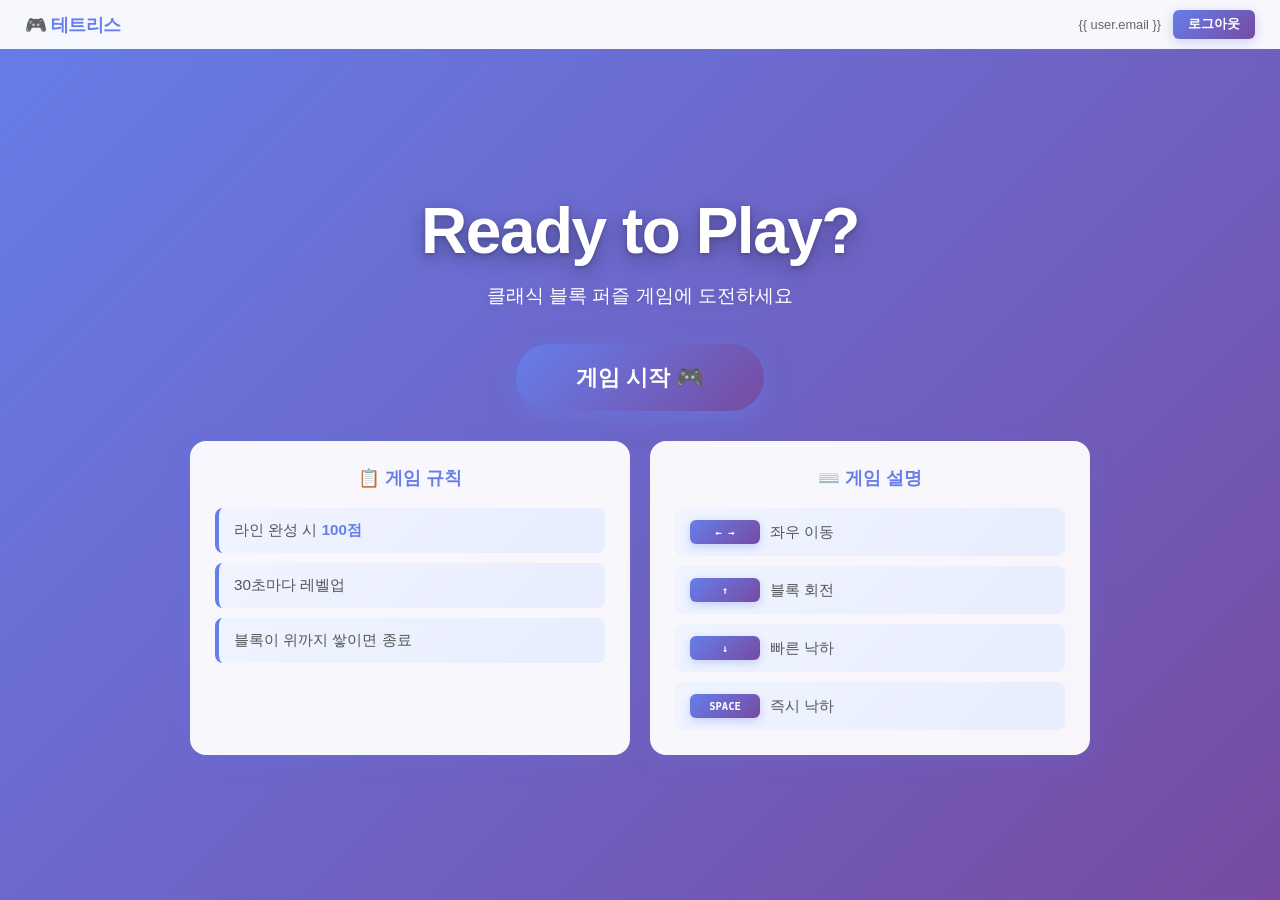
<file: templates/index.html>
<!DOCTYPE html>
<html lang="ko">
<head>
    <meta charset="UTF-8">
    <meta name="viewport" content="width=device-width, initial-scale=1.0">
    <title>테트리스 - 홈</title>
    <link rel="stylesheet" href="/static/landing.css">
</head>
<body>
    <div class="home-page">
        <!-- 헤더 -->
        <header class="top-bar">
            <div class="logo">🎮 테트리스</div>
            <div class="user-actions">
                <span class="user-email">{{ user.email }}</span>
                <button id="logoutBtnHome" class="logout-btn">로그아웃</button>
            </div>
        </header>

        <!-- 메인 컨텐츠 -->
        <main class="home-content">
            <!-- 게임 시작 -->
            <section class="hero-section">
                <h1 class="hero-title">Ready to Play?</h1>
                <p class="hero-subtitle">클래식 블록 퍼즐 게임에 도전하세요</p>
                <button id="playButton" class="play-btn">게임 시작 🎮</button>
            </section>

            <!-- 정보 영역 -->
            <div class="info-grid">
                <!-- 게임 규칙 -->
                <div class="info-card">
                    <h3>📋 게임 규칙</h3>
                    <ul class="rules-list">
                        <li>라인 완성 시 <strong>100점</strong></li>
                        <li>30초마다 레벨업</li>
                        <li>블록이 위까지 쌓이면 종료</li>
                    </ul>
                </div>

                <!-- 조작법 -->
                <div class="info-card">
                    <h3>⌨️ 게임 설명</h3>
                    <div class="controls-list">
                        <div class="control"><kbd>← →</kbd> 좌우 이동</div>
                        <div class="control"><kbd>↑</kbd> 블록 회전</div>
                        <div class="control"><kbd>↓</kbd> 빠른 낙하</div>
                        <div class="control"><kbd>SPACE</kbd> 즉시 낙하</div>
                    </div>
                </div>
            </div>
        </main>
    </div>

    <script>
        document.getElementById('logoutBtnHome').addEventListener('click', async () => {
            try {
                await fetch('/api/auth/logout', { method: 'POST' });
                window.location.href = '/';
            } catch (error) {
                console.error('로그아웃 오류:', error);
            }
        });

        document.getElementById('playButton').addEventListener('click', () => {
            window.location.href = '/game';
        });
    </script>
</body>
</html>
</file>
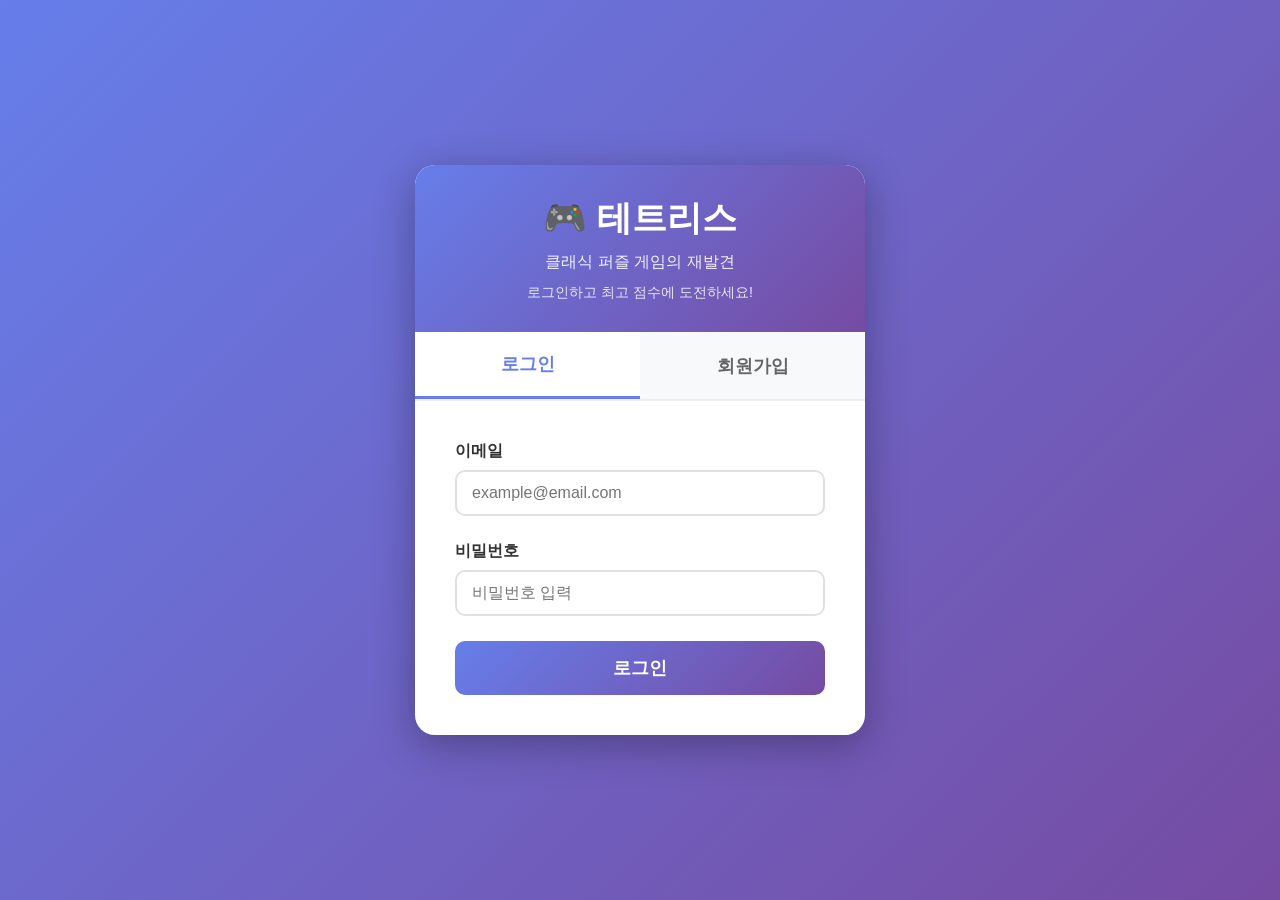
<file: templates/auth.html>
<!DOCTYPE html>
<html lang="ko">
<head>
    <meta charset="UTF-8">
    <meta name="viewport" content="width=device-width, initial-scale=1.0">
    <title>테트리스 - 로그인/회원가입</title>
    <style>
        * {
            margin: 0;
            padding: 0;
            box-sizing: border-box;
        }

        body {
            font-family: 'Segoe UI', Tahoma, Geneva, Verdana, sans-serif;
            background: linear-gradient(135deg, #667eea 0%, #764ba2 100%);
            display: flex;
            justify-content: center;
            align-items: center;
            min-height: 100vh;
            padding: 20px;
        }

        .auth-container {
            background: white;
            border-radius: 20px;
            box-shadow: 0 10px 40px rgba(0, 0, 0, 0.3);
            width: 100%;
            max-width: 450px;
            overflow: hidden;
        }

        .auth-header {
            background: linear-gradient(135deg, #667eea 0%, #764ba2 100%);
            padding: 30px;
            text-align: center;
            color: white;
        }

        .auth-header h1 {
            font-size: 2.2em;
            margin-bottom: 10px;
        }

        .auth-header p {
            font-size: 1em;
            opacity: 0.9;
        }

        .tabs {
            display: flex;
            border-bottom: 2px solid #eee;
        }

        .tab {
            flex: 1;
            padding: 20px;
            text-align: center;
            background: #f8f9fa;
            border: none;
            cursor: pointer;
            font-size: 1.1em;
            font-weight: bold;
            color: #666;
            transition: all 0.3s ease;
        }

        .tab.active {
            background: white;
            color: #667eea;
            border-bottom: 3px solid #667eea;
        }

        .tab:hover {
            background: #fff;
        }

        .form-container {
            padding: 40px;
        }

        .form-content {
            display: none;
        }

        .form-content.active {
            display: block;
        }

        .form-group {
            margin-bottom: 25px;
        }

        .form-group label {
            display: block;
            margin-bottom: 8px;
            color: #333;
            font-weight: 600;
        }

        .form-group input {
            width: 100%;
            padding: 12px 15px;
            border: 2px solid #e0e0e0;
            border-radius: 10px;
            font-size: 1em;
            transition: border-color 0.3s ease;
        }

        .form-group input:focus {
            outline: none;
            border-color: #667eea;
        }

        .submit-btn {
            width: 100%;
            padding: 15px;
            background: linear-gradient(135deg, #667eea 0%, #764ba2 100%);
            color: white;
            border: none;
            border-radius: 10px;
            font-size: 1.1em;
            font-weight: bold;
            cursor: pointer;
            transition: transform 0.3s ease, box-shadow 0.3s ease;
        }

        .submit-btn:hover {
            transform: translateY(-2px);
            box-shadow: 0 8px 20px rgba(102, 126, 234, 0.4);
        }

        .submit-btn:active {
            transform: translateY(0);
        }

        .error-message {
            background: #fee;
            color: #c33;
            padding: 12px;
            border-radius: 8px;
            margin-bottom: 20px;
            display: none;
        }

        .success-message {
            background: #efe;
            color: #3c3;
            padding: 12px;
            border-radius: 8px;
            margin-bottom: 20px;
            display: none;
        }

        .back-link {
            text-align: center;
            margin-top: 20px;
        }

        .back-link a {
            color: #667eea;
            text-decoration: none;
            font-weight: 600;
        }

        .back-link a:hover {
            text-decoration: underline;
        }
    </style>
</head>
<body>
    <div class="auth-container">
        <div class="auth-header">
            <h1>🎮 테트리스</h1>
            <p>클래식 퍼즐 게임의 재발견</p>
            <p style="font-size: 0.9em; margin-top: 10px; opacity: 0.85;">로그인하고 최고 점수에 도전하세요!</p>
        </div>

        <div class="tabs">
            <button class="tab active" data-tab="login">로그인</button>
            <button class="tab" data-tab="register">회원가입</button>
        </div>

        <div class="form-container">
            <div id="error" class="error-message"></div>
            <div id="success" class="success-message"></div>

            <!-- 로그인 폼 -->
            <div id="loginForm" class="form-content active">
                <form id="login">
                    <div class="form-group">
                        <label for="loginEmail">이메일</label>
                        <input type="email" id="loginEmail" name="email" required placeholder="example@email.com">
                    </div>
                    <div class="form-group">
                        <label for="loginPassword">비밀번호</label>
                        <input type="password" id="loginPassword" name="password" required placeholder="비밀번호 입력">
                    </div>
                    <button type="submit" class="submit-btn">로그인</button>
                </form>
            </div>

            <!-- 회원가입 폼 -->
            <div id="registerForm" class="form-content">
                <form id="register">
                    <div class="form-group">
                        <label for="registerEmail">이메일</label>
                        <input type="email" id="registerEmail" name="email" required placeholder="example@email.com">
                    </div>
                    <div class="form-group">
                        <label for="registerPassword">비밀번호</label>
                        <input type="password" id="registerPassword" name="password" required placeholder="최소 6자 이상" minlength="6">
                    </div>
                    <div class="form-group">
                        <label for="registerPasswordConfirm">비밀번호 확인</label>
                        <input type="password" id="registerPasswordConfirm" name="passwordConfirm" required placeholder="비밀번호 재입력">
                    </div>
                    <button type="submit" class="submit-btn">회원가입</button>
                </form>
            </div>

        </div>
    </div>

    <script>
        // 탭 전환
        const tabs = document.querySelectorAll('.tab');
        const loginForm = document.getElementById('loginForm');
        const registerForm = document.getElementById('registerForm');
        const errorDiv = document.getElementById('error');
        const successDiv = document.getElementById('success');

        tabs.forEach(tab => {
            tab.addEventListener('click', () => {
                tabs.forEach(t => t.classList.remove('active'));
                tab.classList.add('active');

                const tabName = tab.dataset.tab;
                if (tabName === 'login') {
                    loginForm.classList.add('active');
                    registerForm.classList.remove('active');
                } else {
                    registerForm.classList.add('active');
                    loginForm.classList.remove('active');
                }

                hideMessages();
            });
        });

        function showError(message) {
            errorDiv.textContent = message;
            errorDiv.style.display = 'block';
            successDiv.style.display = 'none';
        }

        function showSuccess(message) {
            successDiv.textContent = message;
            successDiv.style.display = 'block';
            errorDiv.style.display = 'none';
        }

        function hideMessages() {
            errorDiv.style.display = 'none';
            successDiv.style.display = 'none';
        }

        // 로그인 처리
        document.getElementById('login').addEventListener('submit', async (e) => {
            e.preventDefault();
            hideMessages();

            const email = document.getElementById('loginEmail').value;
            const password = document.getElementById('loginPassword').value;

            try {
                const response = await fetch('/api/auth/login', {
                    method: 'POST',
                    headers: { 'Content-Type': 'application/json' },
                    body: JSON.stringify({ email, password })
                });

                const data = await response.json();

                if (response.ok) {
                    showSuccess('로그인 성공! 홈으로 이동합니다...');
                    setTimeout(() => {
                        window.location.href = '/home';
                    }, 1000);
                } else {
                    showError(data.detail || '로그인에 실패했습니다');
                }
            } catch (error) {
                showError('서버 오류가 발생했습니다');
            }
        });

        // 회원가입 처리
        document.getElementById('register').addEventListener('submit', async (e) => {
            e.preventDefault();
            hideMessages();

            const email = document.getElementById('registerEmail').value;
            const password = document.getElementById('registerPassword').value;
            const passwordConfirm = document.getElementById('registerPasswordConfirm').value;

            if (password !== passwordConfirm) {
                showError('비밀번호가 일치하지 않습니다');
                return;
            }

            if (password.length < 6) {
                showError('비밀번호는 최소 6자 이상이어야 합니다');
                return;
            }

            try {
                const response = await fetch('/api/auth/register', {
                    method: 'POST',
                    headers: { 'Content-Type': 'application/json' },
                    body: JSON.stringify({ email, password })
                });

                const data = await response.json();

                if (response.ok) {
                    showSuccess('회원가입 성공! 로그인 탭으로 이동합니다...');
                    setTimeout(() => {
                        document.querySelector('[data-tab="login"]').click();
                        document.getElementById('loginEmail').value = email;
                    }, 1500);
                } else {
                    showError(data.detail || '회원가입에 실패했습니다');
                }
            } catch (error) {
                showError('서버 오류가 발생했습니다');
            }
        });
    </script>
</body>
</html>
</file>
<file: static/landing.css>
* {
    margin: 0;
    padding: 0;
    box-sizing: border-box;
}

body {
    font-family: -apple-system, BlinkMacSystemFont, 'Segoe UI', Roboto, 'Helvetica Neue', Arial, sans-serif;
    background: linear-gradient(135deg, #667eea 0%, #764ba2 100%);
    color: #333;
    overflow: hidden;
    height: 100vh;
}

.home-page {
    display: flex;
    flex-direction: column;
    height: 100vh;
    max-width: 1400px;
    margin: 0 auto;
    padding: 0;
}

/* 상단 바 */
.top-bar {
    display: flex;
    justify-content: space-between;
    align-items: center;
    padding: 10px 25px;
    background: rgba(255, 255, 255, 0.95);
    backdrop-filter: blur(10px);
    box-shadow: 0 2px 8px rgba(102, 126, 234, 0.2);
}

.logo {
    font-size: 1.1em;
    font-weight: 700;
    color: #667eea;
    letter-spacing: -0.5px;
}

.user-actions {
    display: flex;
    align-items: center;
    gap: 12px;
}

.user-email {
    font-size: 0.8em;
    color: #666;
    font-weight: 500;
}

.logout-btn {
    background: linear-gradient(135deg, #667eea 0%, #764ba2 100%);
    color: white;
    border: none;
    padding: 6px 15px;
    border-radius: 6px;
    font-size: 0.8em;
    font-weight: 600;
    cursor: pointer;
    transition: all 0.2s ease;
    box-shadow: 0 3px 12px rgba(102, 126, 234, 0.3);
}

.logout-btn:hover {
    background: linear-gradient(135deg, #764ba2 0%, #667eea 100%);
    transform: translateY(-1px);
    box-shadow: 0 5px 18px rgba(102, 126, 234, 0.4);
}

/* 메인 컨텐츠 */
.home-content {
    display: flex;
    flex-direction: column;
    align-items: center;
    justify-content: center;
    padding: 20px;
    flex: 1;
    overflow: hidden;
    gap: 30px;
}

/* 히어로 섹션 */
.hero-section {
    text-align: center;
    padding: 0;
}

.hero-title {
    font-size: 4em;
    font-weight: 900;
    color: white;
    margin-bottom: 15px;
    letter-spacing: -1.5px;
    text-shadow: 0 6px 20px rgba(0, 0, 0, 0.3), 0 2px 4px rgba(0, 0, 0, 0.2);
}

.hero-subtitle {
    font-size: 1.2em;
    color: white;
    margin-bottom: 35px;
    font-weight: 500;
    text-shadow: 0 2px 10px rgba(0, 0, 0, 0.1);
}

.play-btn {
    background: linear-gradient(135deg, #667eea 0%, #764ba2 100%);
    color: white;
    border: none;
    padding: 18px 60px;
    border-radius: 50px;
    font-size: 1.4em;
    font-weight: 700;
    cursor: pointer;
    box-shadow: 0 8px 25px rgba(102, 126, 234, 0.5);
    transition: all 0.3s ease;
}

.play-btn:hover {
    transform: translateY(-3px);
    box-shadow: 0 12px 35px rgba(102, 126, 234, 0.6);
}

.play-btn:active {
    transform: translateY(-1px);
}

/* 정보 그리드 */
.info-grid {
    display: grid;
    grid-template-columns: 1fr 1fr;
    gap: 20px;
    width: 100%;
    max-width: 900px;
}

.info-card {
    background: rgba(255, 255, 255, 0.95);
    border-radius: 16px;
    padding: 25px;
    box-shadow: 0 6px 25px rgba(102, 126, 234, 0.2);
    backdrop-filter: blur(10px);
}

.info-card h3 {
    font-size: 1.1em;
    margin-bottom: 18px;
    color: #667eea;
    font-weight: 700;
    text-align: center;
}

/* 규칙 */
.rules-list {
    list-style: none;
    display: flex;
    flex-direction: column;
    gap: 10px;
    padding: 0;
}

.rules-list li {
    padding: 12px 15px;
    background: linear-gradient(135deg, #f0f4ff 0%, #e8edff 100%);
    border-radius: 8px;
    font-size: 0.95em;
    color: #555;
    border-left: 4px solid #667eea;
}

.rules-list strong {
    color: #667eea;
    font-weight: 700;
}

/* 조작법 */
.controls-list {
    display: flex;
    flex-direction: column;
    gap: 10px;
}

.control {
    display: flex;
    align-items: center;
    gap: 10px;
    font-size: 0.95em;
    color: #555;
    padding: 12px 15px;
    background: linear-gradient(135deg, #f0f4ff 0%, #e8edff 100%);
    border-radius: 8px;
}

.control kbd {
    background: linear-gradient(135deg, #667eea 0%, #764ba2 100%);
    color: white;
    padding: 6px 12px;
    border-radius: 6px;
    font-size: 0.85em;
    font-weight: 600;
    box-shadow: 0 3px 8px rgba(102, 126, 234, 0.3);
    min-width: 70px;
    text-align: center;
}

/* 반응형 */
@media (max-width: 1024px) {
    .hero-title {
        font-size: 2.8em;
    }

    .info-grid {
        max-width: 700px;
    }
}

@media (max-width: 768px) {
    .top-bar {
        padding: 12px 20px;
    }

    .logo {
        font-size: 1em;
    }

    .user-email {
        display: none;
    }

    .home-content {
        padding: 15px;
        gap: 25px;
    }

    .hero-title {
        font-size: 2.3em;
    }

    .hero-subtitle {
        font-size: 1em;
    }

    .play-btn {
        padding: 15px 45px;
        font-size: 1.2em;
    }

    .info-grid {
        grid-template-columns: 1fr;
        gap: 15px;
        max-width: 500px;
    }
}

@media (max-width: 480px) {
    .hero-title {
        font-size: 1.9em;
    }

    .hero-subtitle {
        font-size: 0.95em;
    }

    .play-btn {
        padding: 13px 40px;
        font-size: 1.1em;
    }

    .info-card {
        padding: 20px;
    }
}
</file>
